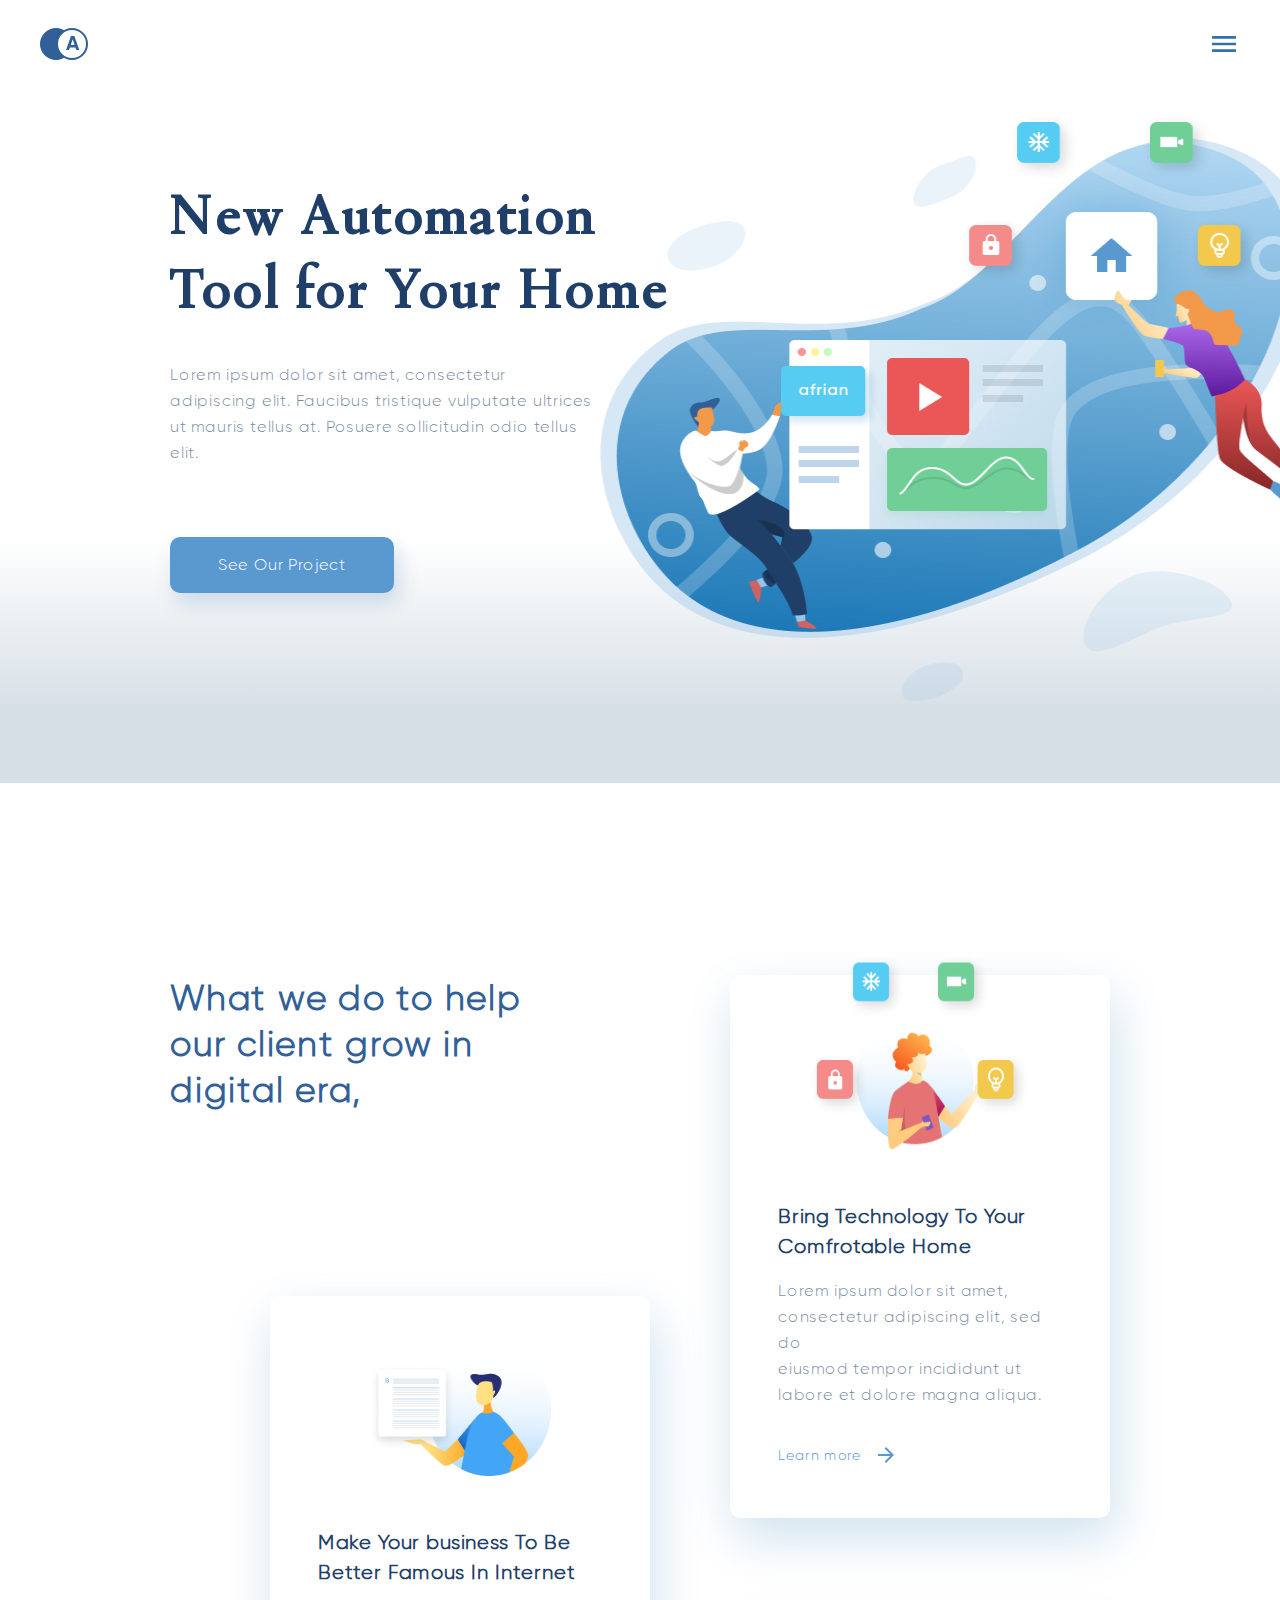
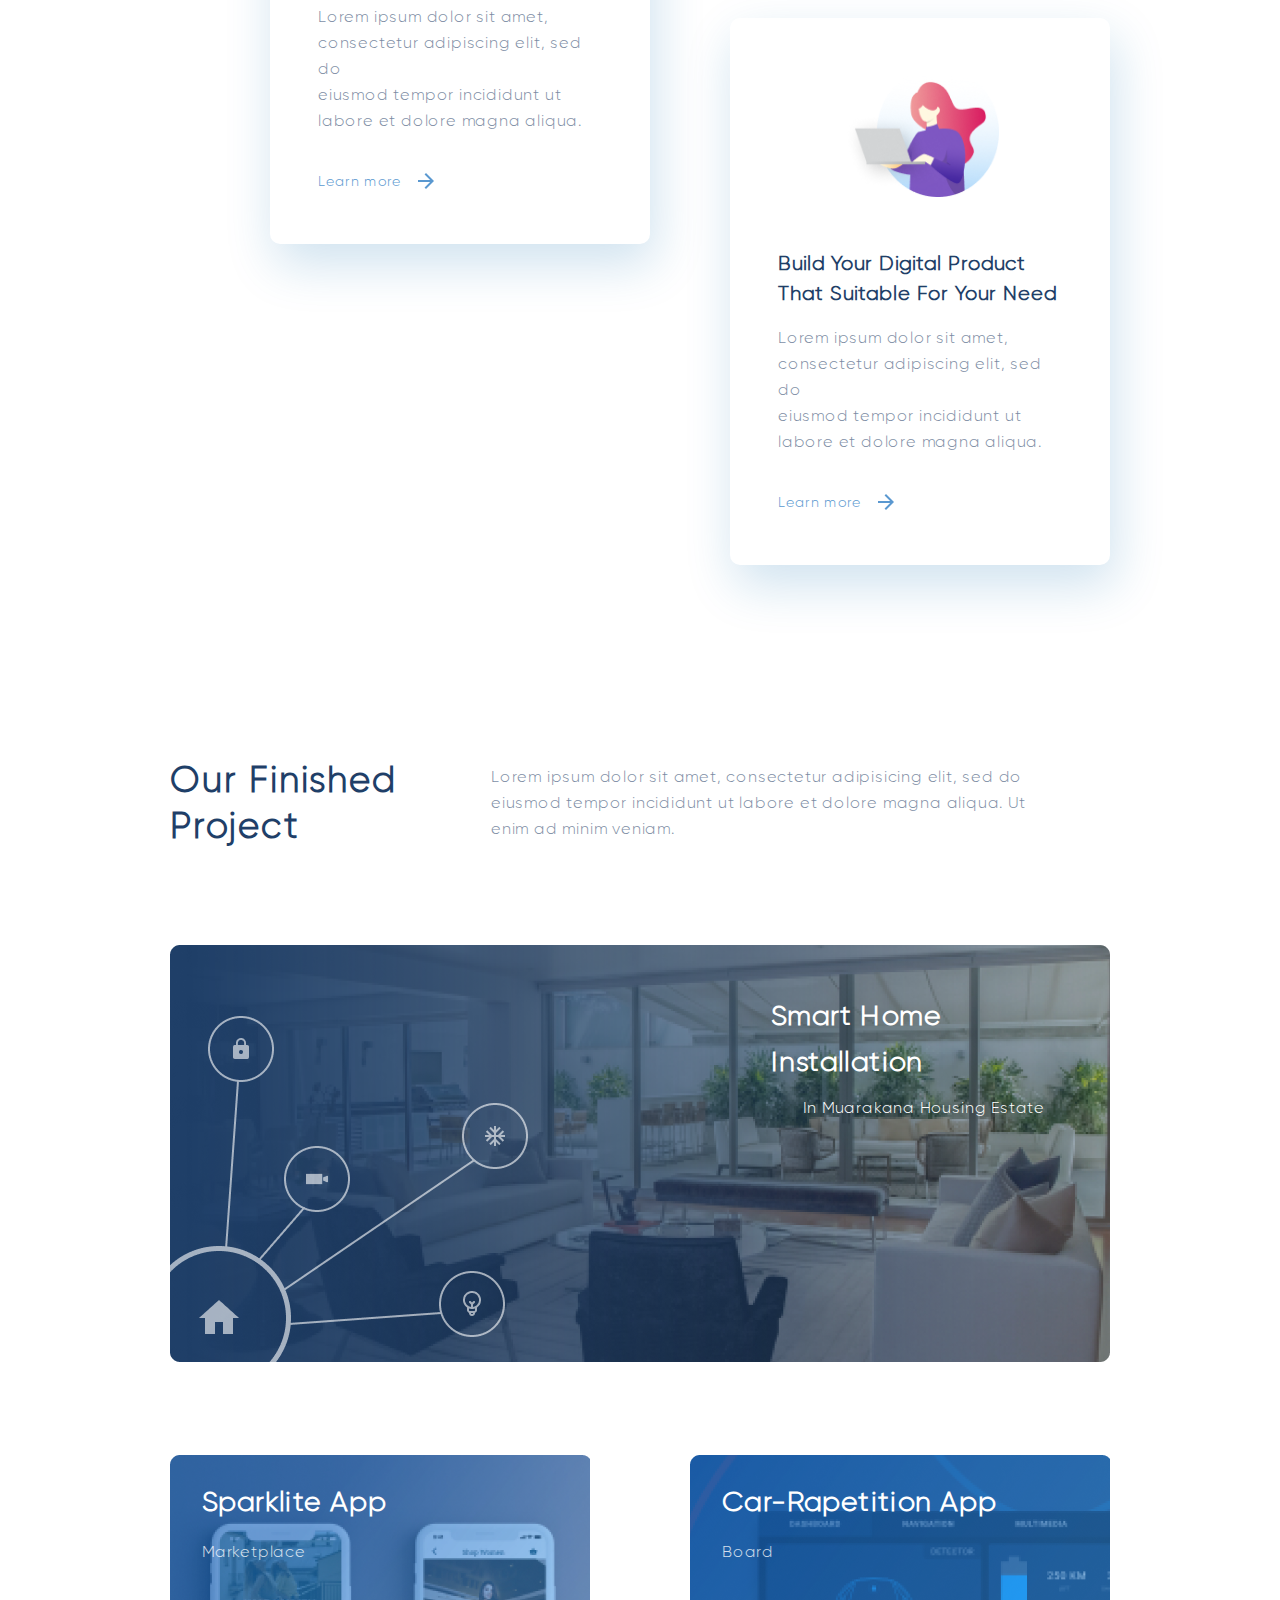
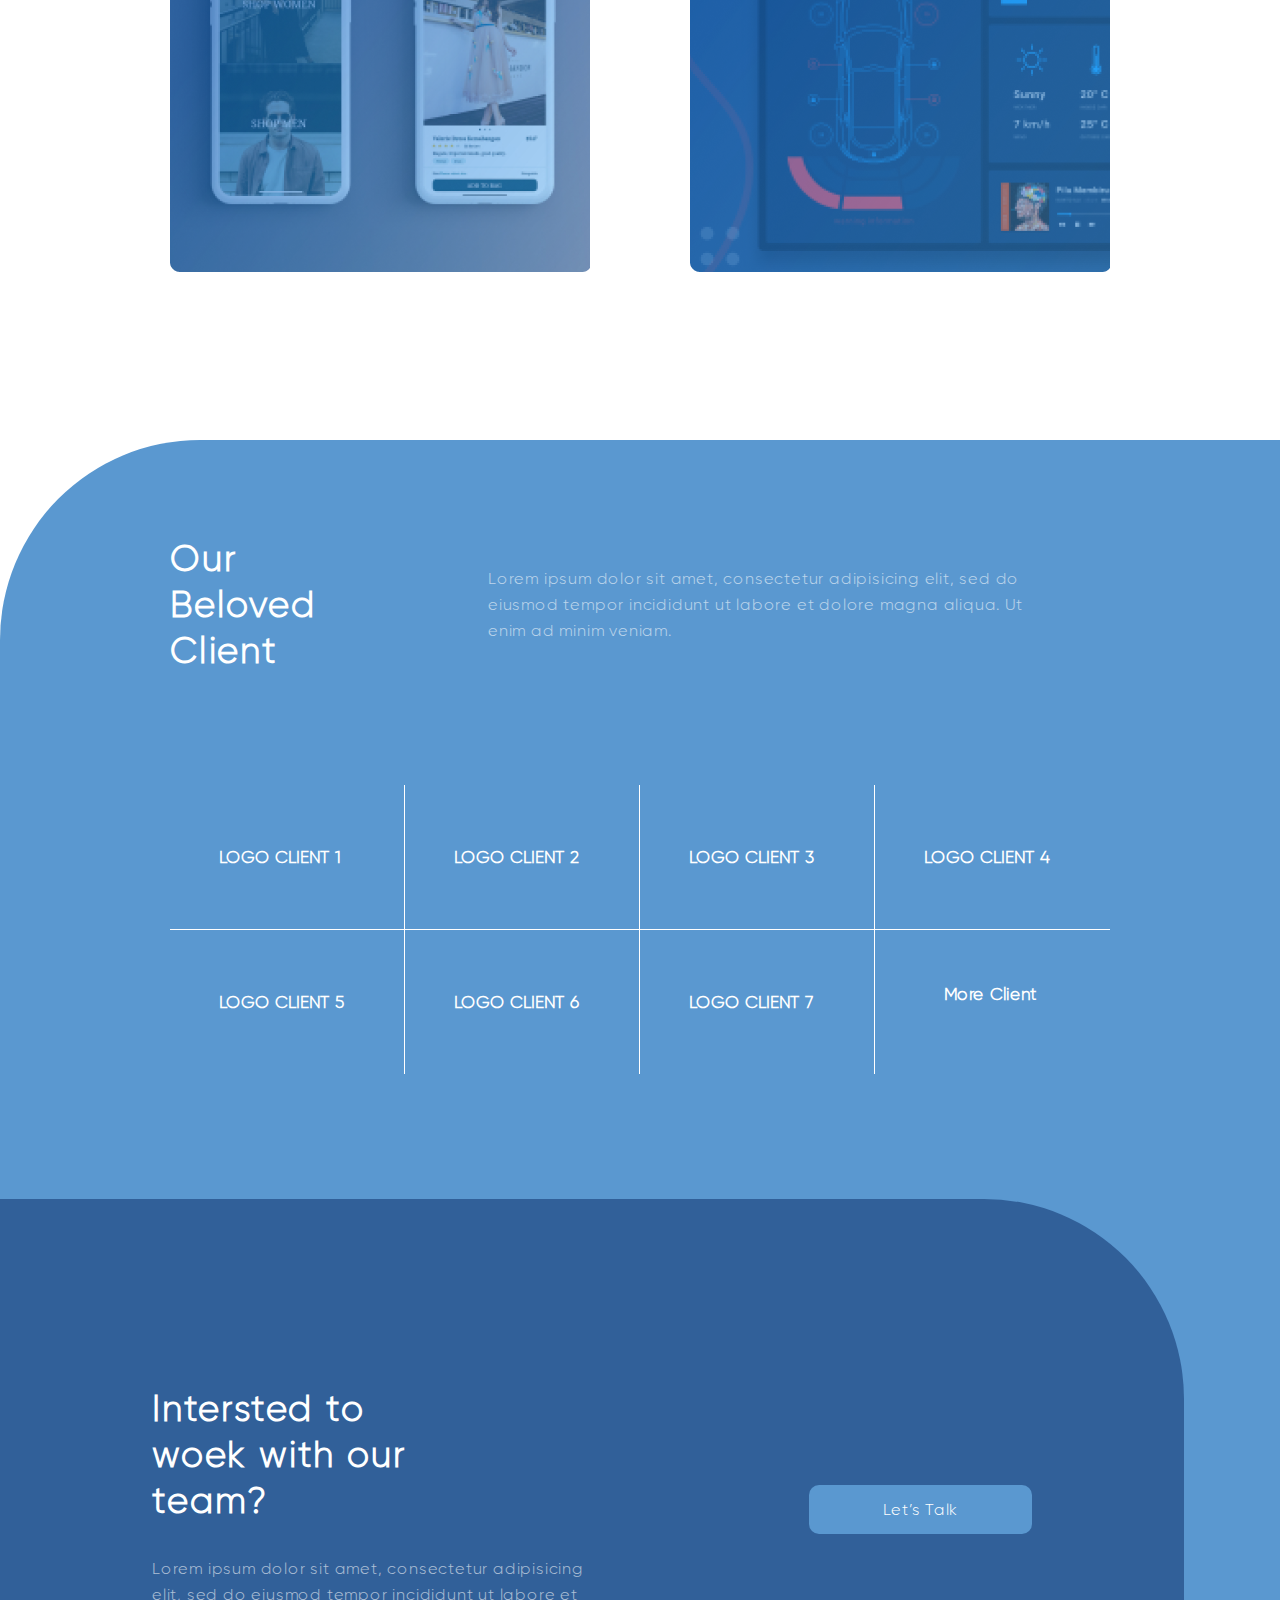
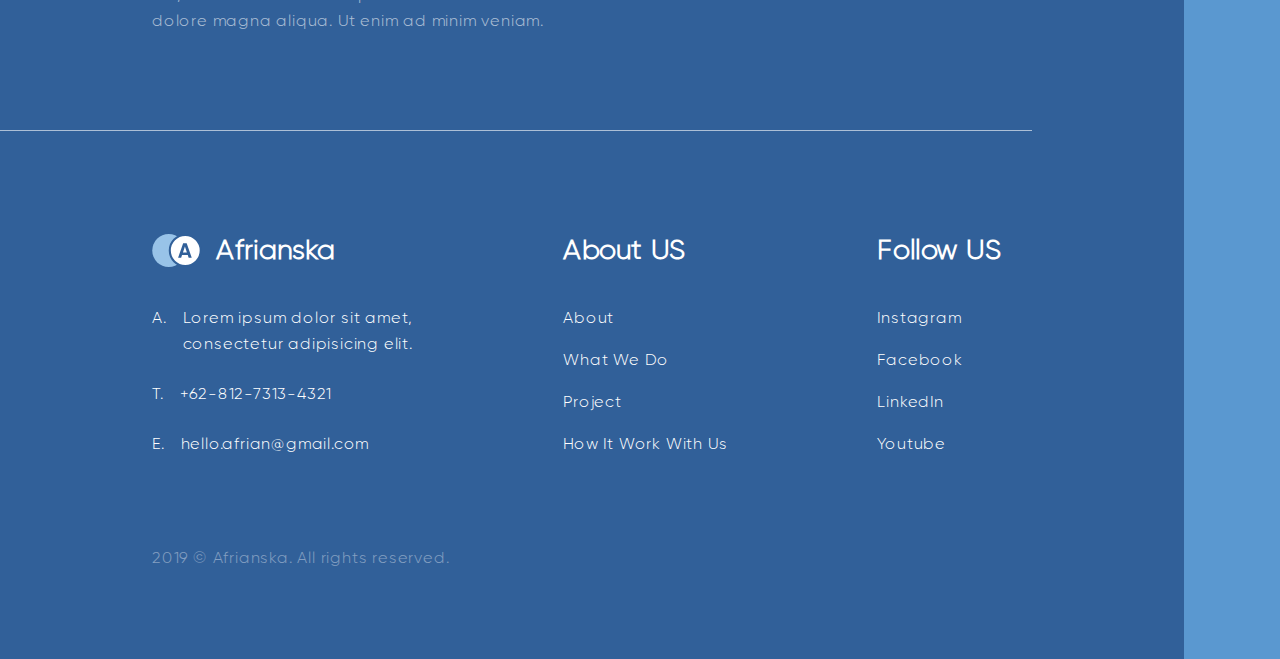
<file: index.html>
<!DOCTYPE html>
<html lang="en">

<head>
  <meta charset="UTF-8">
  <meta name="viewport" content="width=device-width, initial-scale=1.0">
  <link rel="stylesheet" href="./css/main.css">
  <title>Afrianska</title>
</head>

<body>
  <div class="section1">
    <nav class="container2">


      <div class="nav-left">
        <img src="./images/logo.svg" alt="">
      </div>

      <div class="nav-right">
        <img src="./images/ic_menu_48px.svg" alt="">
      </div>

    </nav>


    <div class="section">

      <div class="section-inner container">
        <h1>New Automation
          Tool for Your Home</h1>

        <p>Lorem ipsum dolor sit amet, consectetur adipiscing
          elit. Faucibus tristique vulputate ultrices ut mauris
          tellus at. Posuere sollicitudin odio tellus elit.</p>

        <a class="section-link" href="#">See Our Project</a>
        <img width="715" height="590" src="./images/illustration.png" alt="">
      </div>
    </div>
  </div>

  <div class="section2 container">

    <h2>What we do to help
      our client grow in
      digital era,</h2>

    <div class="section2-right">
      <div class="section2-item">

        <div class="section2-item-img">
          <img width="182" height="132" src="./images/1.png" alt="">
        </div>



        <div class="section2-item-text">
          <h3>Make Your business To Be<br>
            Better Famous In Internet</h3>

          <p>Lorem ipsum dolor sit amet,<br>
            consectetur adipiscing elit, sed do<br>
            eiusmod tempor incididunt ut<br>
            labore et dolore magna aliqua. </p>

          <a href="#" class="learn">Learn more</a>
        </div>

      </div>
    </div>


    <div class="section2-left">
      <div class="section2-item">

        <div class="section2-item-img">
          <img id="img3" width="224" height="197" src="./images/3.png" alt="">
        </div>



        <div class="section2-item-text">
          <h3>Bring Technology To Your<br>
            Comfrotable Home</h3>

          <p>Lorem ipsum dolor sit amet,<br>
            consectetur adipiscing elit, sed do<br>
            eiusmod tempor incididunt ut<br>
            labore et dolore magna aliqua. </p>

          <a href="#" class="learn">Learn more</a>

        </div>
      </div>

      <div class="section2-item">

        <div class="section2-item-img">
          <img width="158" height="131" src="./images/220.png" alt="">
        </div>


        <div class="section2-item-text">

          <h3>Build Your Digital Product<br>
            That Suitable For Your Need</h3>

          <p>Lorem ipsum dolor sit amet,<br>
            consectetur adipiscing elit, sed do<br>
            eiusmod tempor incididunt ut<br>
            labore et dolore magna aliqua. </p>

          <a href="#" class="learn">Learn more</a>

        </div>
      </div>

    </div>



  </div>

  <div class="section3 container">

      <div class="section3-top">
        <h3>Our Finished
          Project</h3>
        <p>Lorem ipsum dolor sit amet, consectetur adipisicing elit, sed do
          eiusmod tempor incididunt ut labore et dolore magna aliqua. Ut
          enim ad minim veniam.</p>
      </div>

      <div class="section3-middle">
        <div class="section3-middle-text">
          <h3>Smart Home Installation</h3>
          <p>In Muarakana Housing Estate</p>
        </div>
        <img src="./images/Mask.png" alt="">

      </div>

      <div class="section3-bottom">

          <div class="section3-bottom-left">
            <h3 class="section3-title">Sparklite App</h3>
            <p class="section3-text">Marketplace</p>
          </div>

          <div class="section3-bottom-right">
            <h3 class="section3-title">Car-Rapetition App</h3>
            <p class="section3-text">Board</p>
          </div>
          <!-- <img src="./images/Mask Group1.png" alt="">
          <img src="./images/Mask Group.png" alt=""> -->
        </div>

  </div>

    <div class="section4">

      <div class="section4-inner container">
        <div class="inner-top">
          <h3>Our Beloved
            Client</h3>
          <p>Lorem ipsum dolor sit amet, consectetur adipisicing elit, sed do
            eiusmod tempor incididunt ut labore et dolore magna aliqua. Ut
            enim ad minim veniam.</p>
        </div>

        <div class="inner-bottom">
          <div class="inner-bottom-item top">
            <h4>LOGO CLIENT 1</h4>
          </div>

          <div class="inner-bottom-item top">
            <h4>LOGO CLIENT 2</h4>
          </div>

          <div class="inner-bottom-item top">
            <h4>LOGO CLIENT 3</h4>
          </div>

          <div class="inner-bottom-item middle ">
            <h4>LOGO CLIENT 4</h4>
          </div>

          <div class="inner-bottom-item bottom">
            <h4>LOGO CLIENT 5</h4>
          </div>

          <div class="inner-bottom-item bottom">
            <h4>LOGO CLIENT 6</h4>
          </div>

          <div class="inner-bottom-item bottom">
            <h4>LOGO CLIENT 7</h4>
          </div>

          <div class="inner-bottom-item end">
            <h4>More Client</h4>
          </div>

      </div>
    </div>
    <div class="section5">

      <div class="section51 container3">
        <div class="section5-inner">
          <div class="section5-inner-left">
            <h3>Intersted to woek
              with our team?</h3>
            <p>Lorem ipsum dolor sit amet, consectetur adipisicing elit,
              sed do eiusmod tempor incididunt ut labore et dolore
              magna aliqua. Ut enim ad minim veniam.</p>
          </div>

          <div class="section5-inner-right">
            <a href="#">Let’s Talk</a>
          </div>
        </div>

        <footer>

          <div class="footer-inner">
            <div class="footer-left">
              <h3 class="afrian">Afrianska</h3>
              <div class="text">

                <p>Lorem ipsum dolor sit amet,<br>
                  consectetur adipisicing elit.</p>
              </div>
              <a class="phone" href="tel:+62-812-7313-4321">+62-812-7313-4321</a>
              <a class="mail" href="mailto:hello.afrian@gmail.com" target="blanc">hello.afrian@gmail.com</a>
            </div>

            <div class="footer-middle">
              <h3>About US</h3>
              <ul>
                <li><a href="#">About</a></li>
                <li><a href="#">What We Do</a></li>
                <li><a href="#">Project</a></li>
                <li><a href="#">How It Work With Us</a></li>
              </ul>
            </div>

            <div class="footer-right">

              <h3>Follow US</h3>
              <ul>
                <li><a href="#">Instagram</a></li>
                <li><a href="#">Facebook</a></li>
                <li><a href="#">LinkedIn</a></li>
                <li><a href="#">Youtube</a></li>
              </ul>
            </div>

          </div>
          <div class="footer-end">

            <p>2019 © Afrianska. All rights reserved.</p>
          </div>

        </footer>

      </div>
    </div>
</body>

</html>
</file>
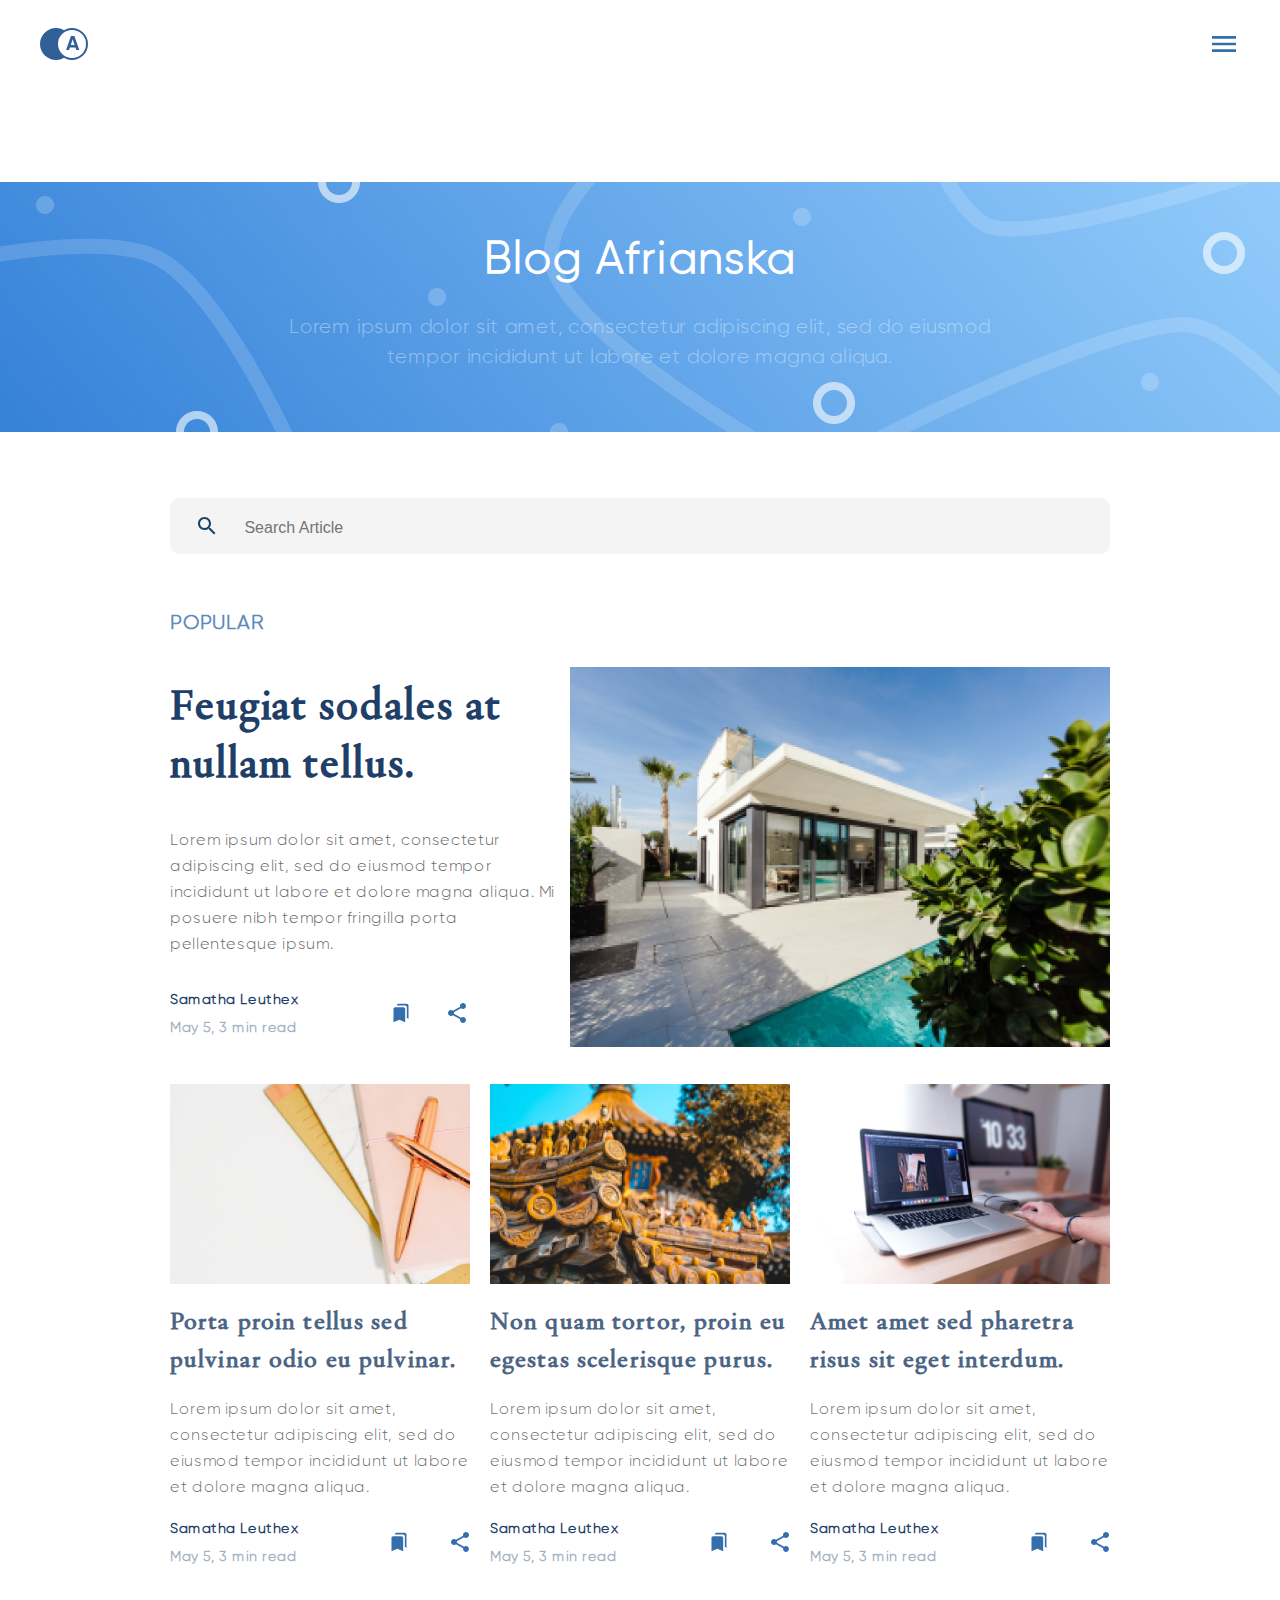
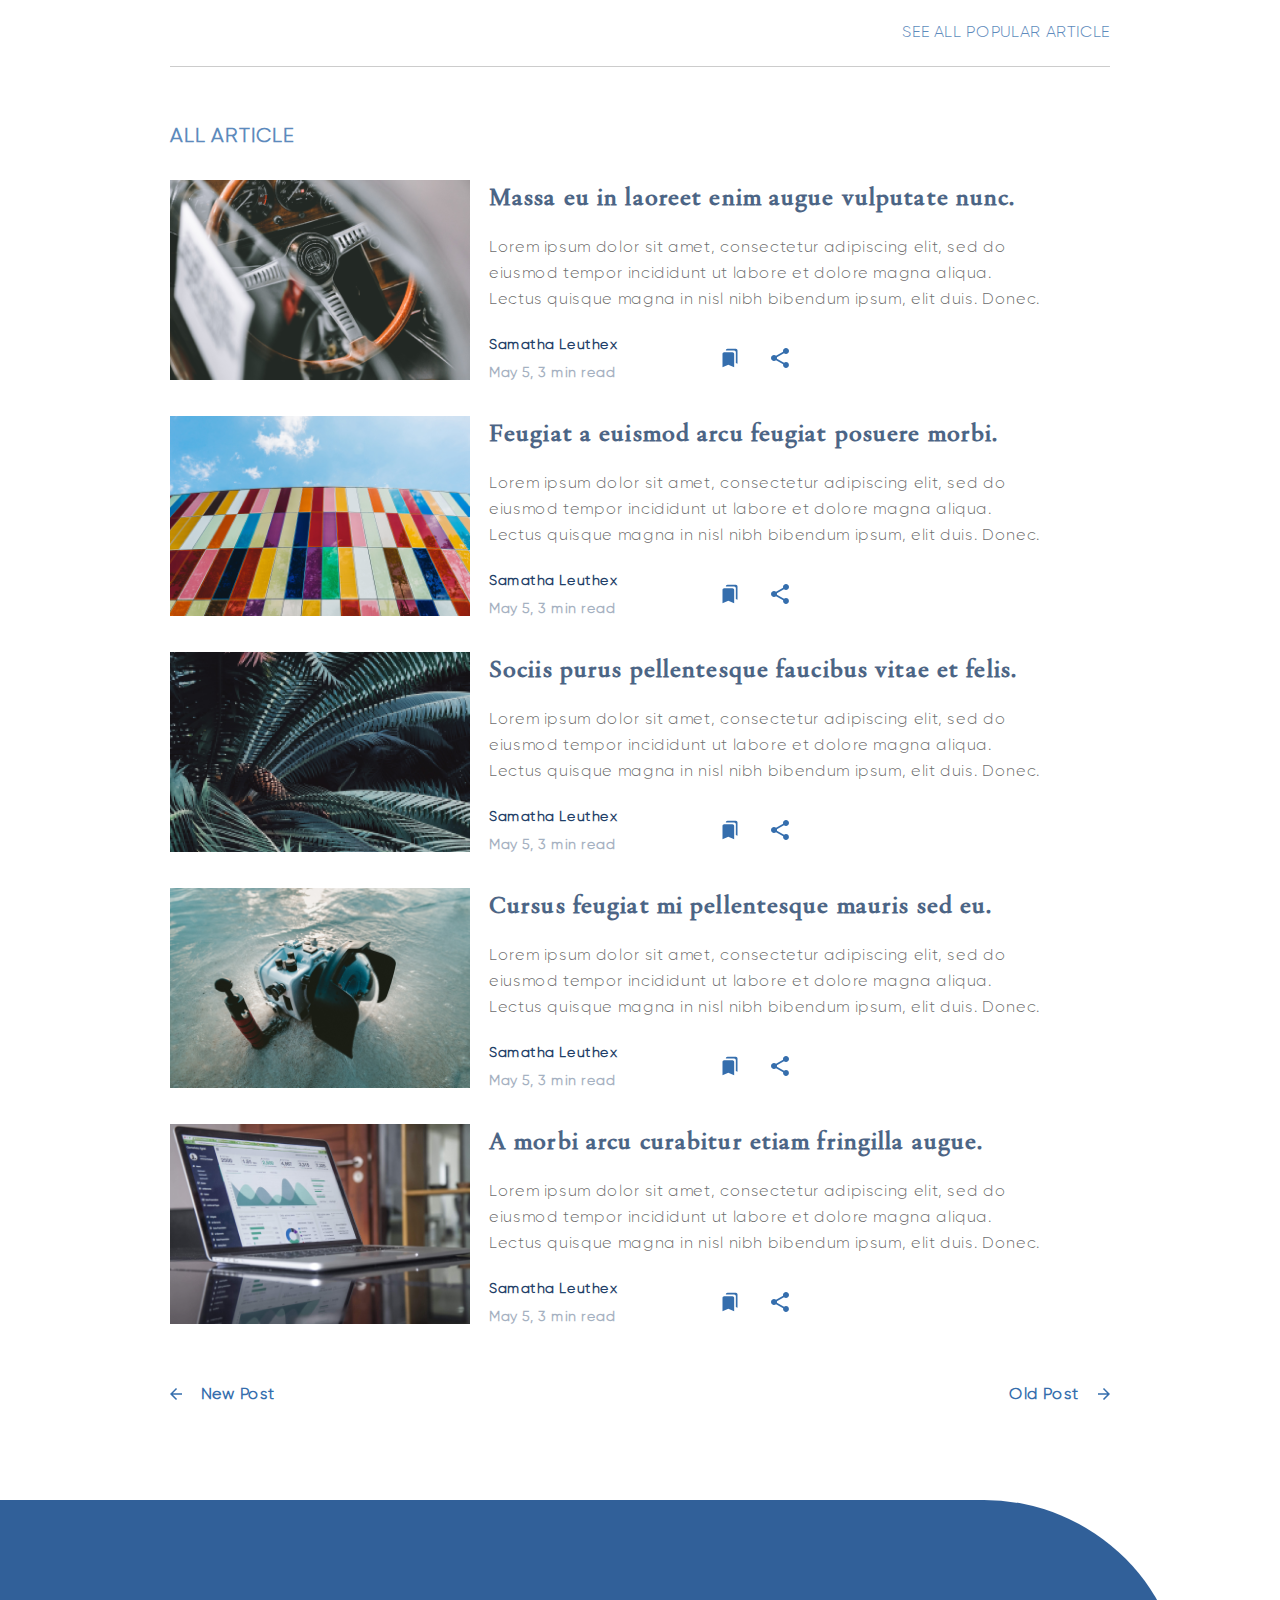
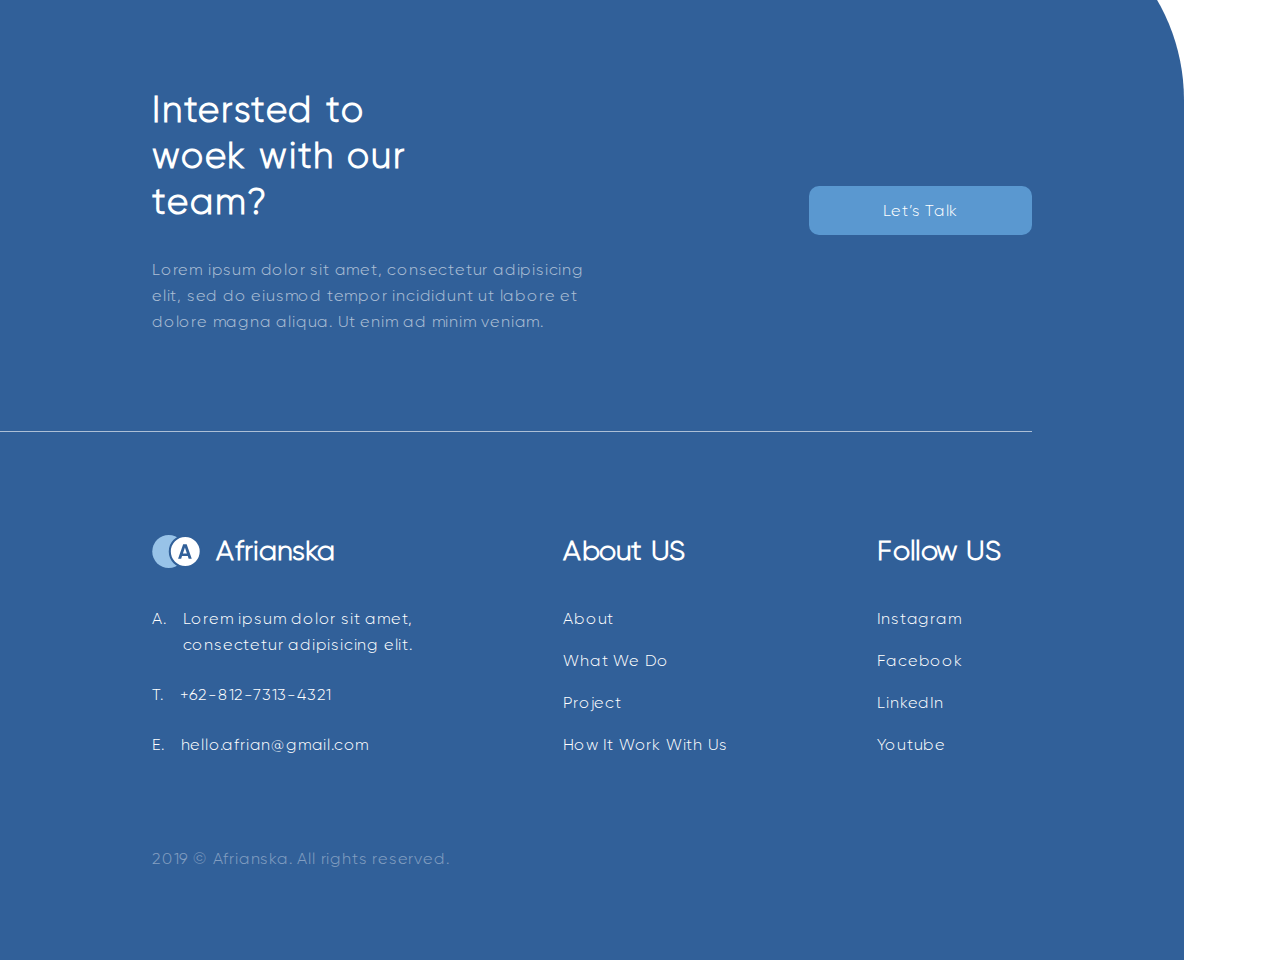
<file: index2.html>
<!DOCTYPE html>
<html lang="en">

<head>
  <meta charset="UTF-8">
  <meta name="viewport" content="width=device-width, initial-scale=1.0">
  <title>Afrianska 2</title>
  <link rel="stylesheet" href="./css/main.css">
</head>

<body>
  <nav class="container2">


    <di class="nav-left">
      <img src="./images/logo.svg" alt="">
    </di>

    <div class="nav-right">
      <img src="./images/ic_menu_48px.svg" alt="">
    </div>

  </nav>


  <div class="section-2-1">


    <div class="section2-1 container">
      <h1>Blog Afrianska</h1>
      <p>Lorem ipsum dolor sit amet, consectetur adipiscing elit, sed do eiusmod<br>
        tempor incididunt ut labore et dolore magna aliqua. </p>
    </div>
  </div>
  <div class="container">

    <div class="search">
      <input type="search" placeholder=" Search Article">
    </div>

    <div class="section2-2">
      <h3>POPULAR</h3>
      <div class="section2-2-top">

        <div class="section2-2-top-left">
          <h2>Feugiat sodales at nullam tellus.</h2>
          <p>Lorem ipsum dolor sit amet, consectetur<br>
            adipiscing elit, sed do eiusmod tempor<br>
            incididunt ut labore et dolore magna aliqua. Mi<br>
            posuere nibh tempor fringilla porta<br>
            pellentesque ipsum.</p>
          <div class="data">
            <h6>Samatha Leuthex</h6>
            <h5>May 5, 3 min read</h5>
          </div>
        </div>
        <div class="section2-2-top-right">
          <img src="./images2/Rectangle 5.png" alt="" width="540" height="380">
        </div>

      </div>
      <div class="section2-2-bottom">

        <div class="section2-2-bottom-left">

          <img src="./images2/1.png" alt="">
          <h3>Porta proin tellus sed<br>
            pulvinar odio eu pulvinar.</h3>
          <p>Lorem ipsum dolor sit amet,<br>
            consectetur adipiscing elit, sed do<br>
            eiusmod tempor incididunt ut labore<br>
            et dolore magna aliqua. </p>
          <div class="data">
            <h6>Samatha Leuthex</h6>
            <h5>May 5, 3 min read</h5>
          </div>

        </div>

        <div class="section2-2-bottom-left">
          <img src="./images2/2.png" alt="">
          <h3>Non quam tortor, proin eu<br>
            egestas scelerisque purus.</h3>
          <p>Lorem ipsum dolor sit amet,<br>
            consectetur adipiscing elit, sed do<br>
            eiusmod tempor incididunt ut labore<br>
            et dolore magna aliqua. </p>
          <div class="data">
            <h6>Samatha Leuthex</h6>
            <h5>May 5, 3 min read</h5>
          </div>

        </div>
        <div class="section2-2-bottom-left">
          <img src="./images2/3.png" alt="">
          <h3>Amet amet sed pharetra<br>
            risus sit eget interdum.</h3>
          <p>Lorem ipsum dolor sit amet,<br>
            consectetur adipiscing elit, sed do<br>
            eiusmod tempor incididunt ut labore<br>
            et dolore magna aliqua. </p>
          <div class="data">
            <h6>Samatha Leuthex</h6>
            <h5>May 5, 3 min read</h5>
          </div>

        </div>
      </div>
      <p class=text-end>See All Popular Article</p>
    </div>



    <div class="section2-3">
      <h3>ALL ARTICLE</h3>
      <div class="section2-3-item">

        <div class="section2-3-item-left">
          <img src="./images2/4.png" alt="">
        </div>

        <div class="section2-3-item-right">
          <h3>Massa eu in laoreet enim augue vulputate nunc.</h3>
          <p>Lorem ipsum dolor sit amet, consectetur adipiscing elit, sed do<br>
            eiusmod tempor incididunt ut labore et dolore magna aliqua.<br>
            Lectus quisque magna in nisl nibh bibendum ipsum, elit duis. Donec.</p>
          <div class="data">
            <h6>Samatha Leuthex</h6>
            <h5>May 5, 3 min read</h5>
          </div>
        </div>

      </div>

      <div class="section2-3-item">

        <div class="section2-3-item-left">
          <img src="./images2/5.png" alt="">
        </div>

        <div class="section2-3-item-right">
          <h3>Feugiat a euismod arcu feugiat posuere morbi.</h3>
          <p>Lorem ipsum dolor sit amet, consectetur adipiscing elit, sed do<br>
            eiusmod tempor incididunt ut labore et dolore magna aliqua.<br>
            Lectus quisque magna in nisl nibh bibendum ipsum, elit duis. Donec.</p>
          <div class="data">
            <h6>Samatha Leuthex</h6>
            <h5>May 5, 3 min read</h5>
          </div>
        </div>

      </div>

      <div class="section2-3-item">

        <div class="section2-3-item-left">
          <img src="./images2/6.png" alt="">
        </div>

        <div class="section2-3-item-right">
          <h3>Sociis purus pellentesque faucibus vitae et felis.</h3>
          <p>Lorem ipsum dolor sit amet, consectetur adipiscing elit, sed do<br>
            eiusmod tempor incididunt ut labore et dolore magna aliqua.<br>
            Lectus quisque magna in nisl nibh bibendum ipsum, elit duis. Donec.</p>
          <div class="data">
            <h6>Samatha Leuthex</h6>
            <h5>May 5, 3 min read</h5>
          </div>
        </div>

      </div>

      <div class="section2-3-item">

        <div class="section2-3-item-left">
          <img src="./images2/7.png" alt="">
        </div>

        <div class="section2-3-item-right">
          <h3>Cursus feugiat mi pellentesque mauris sed eu.</h3>
          <p>Lorem ipsum dolor sit amet, consectetur adipiscing elit, sed do<br>
            eiusmod tempor incididunt ut labore et dolore magna aliqua.<br>
            Lectus quisque magna in nisl nibh bibendum ipsum, elit duis. Donec.</p>
          <div class="data">
            <h6>Samatha Leuthex</h6>
            <h5>May 5, 3 min read</h5>
          </div>
        </div>

      </div>

      <div class="section2-3-item end">

        <div class="section2-3-item-left">
          <img src="./images2/8.png" alt="">
        </div>

        <div class="section2-3-item-right">
          <h3>A morbi arcu curabitur etiam fringilla augue.</h3>
          <p>Lorem ipsum dolor sit amet, consectetur adipiscing elit, sed do<br>
            eiusmod tempor incididunt ut labore et dolore magna aliqua.<br>
            Lectus quisque magna in nisl nibh bibendum ipsum, elit duis. Donec.</p>
          <div class="data">
            <h6>Samatha Leuthex</h6>
            <h5>May 5, 3 min read</h5>
          </div>
        </div>
      </div>

      <div class="section2-3-bottom">
        <div class="section2-3-bottom-left">
          <h4>New Post</h4>
        </div>

        <div class="section2-3-bottom-right">
          <h4>Old Post</h4>
        </div>

      </div>

    </div>

  </div>

    <div class="section5">

      <div class="section51 container3">
        <div class="section5-inner">
          <div class="section5-inner-left">
            <h3>Intersted to woek
              with our team?</h3>
            <p>Lorem ipsum dolor sit amet, consectetur adipisicing elit,
              sed do eiusmod tempor incididunt ut labore et dolore
              magna aliqua. Ut enim ad minim veniam.</p>
          </div>

          <div class="section5-inner-right">
            <a href="#">Let’s Talk</a>
          </div>
        </div>

        <footer>

          <div class="footer-inner">
            <div class="footer-left">
              <h3 class="afrian">Afrianska</h3>
              <div class="text">

                <p>Lorem ipsum dolor sit amet,<br>
                  consectetur adipisicing elit.</p>
              </div>
              <a class="phone" href="tel:+62-812-7313-4321">+62-812-7313-4321</a>
              <a class="mail" href="mailto:hello.afrian@gmail.com" target="blanc">hello.afrian@gmail.com</a>
            </div>

            <div class="footer-middle">
              <h3>About US</h3>
              <ul>
                <li><a href="#">About</a></li>
                <li><a href="#">What We Do</a></li>
                <li><a href="#">Project</a></li>
                <li><a href="#">How It Work With Us</a></li>
              </ul>
            </div>

            <div class="footer-right">

              <h3>Follow US</h3>
              <ul>
                <li><a href="#">Instagram</a></li>
                <li><a href="#">Facebook</a></li>
                <li><a href="#">LinkedIn</a></li>
                <li><a href="#">Youtube</a></li>
              </ul>
            </div>

          </div>
          <div class="footer-end">

            <p>2019 © Afrianska. All rights reserved.</p>
          </div>

        </footer>

      </div>
    </div>


</body>

</html>
</file>
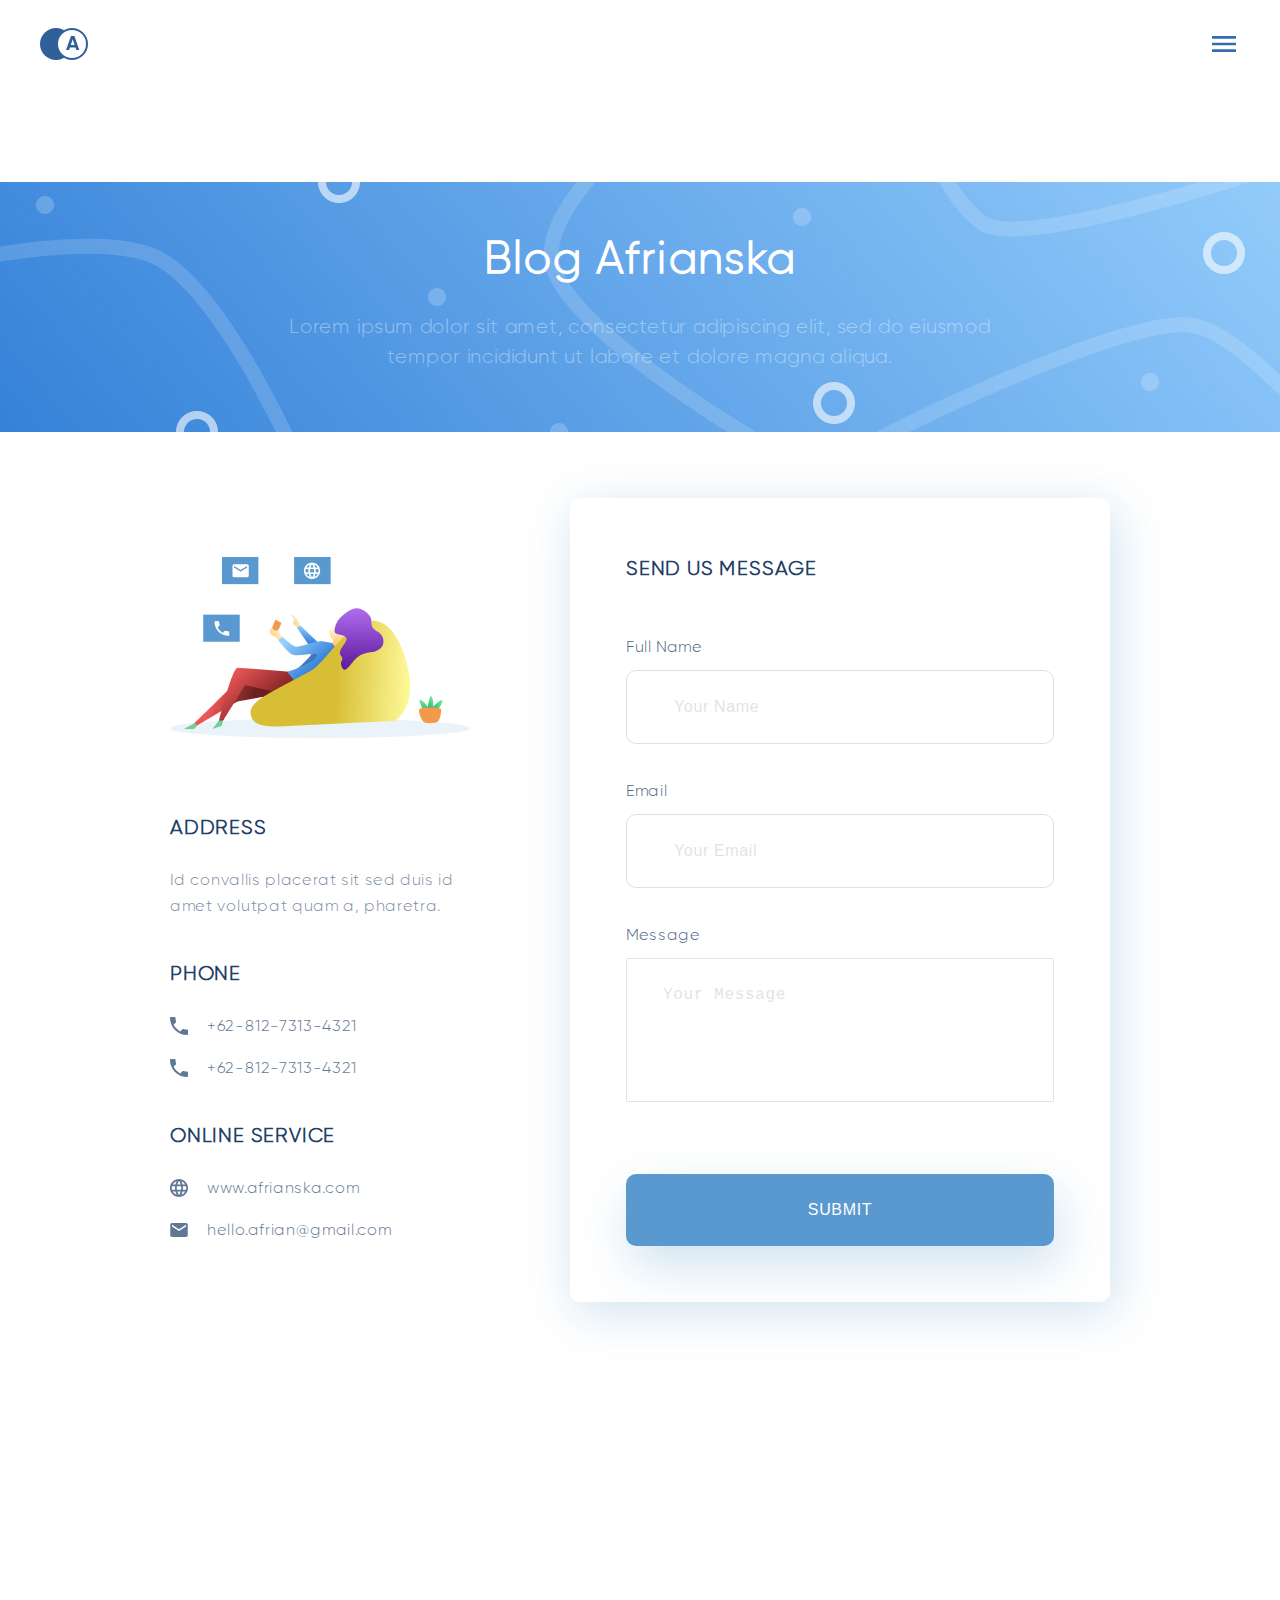
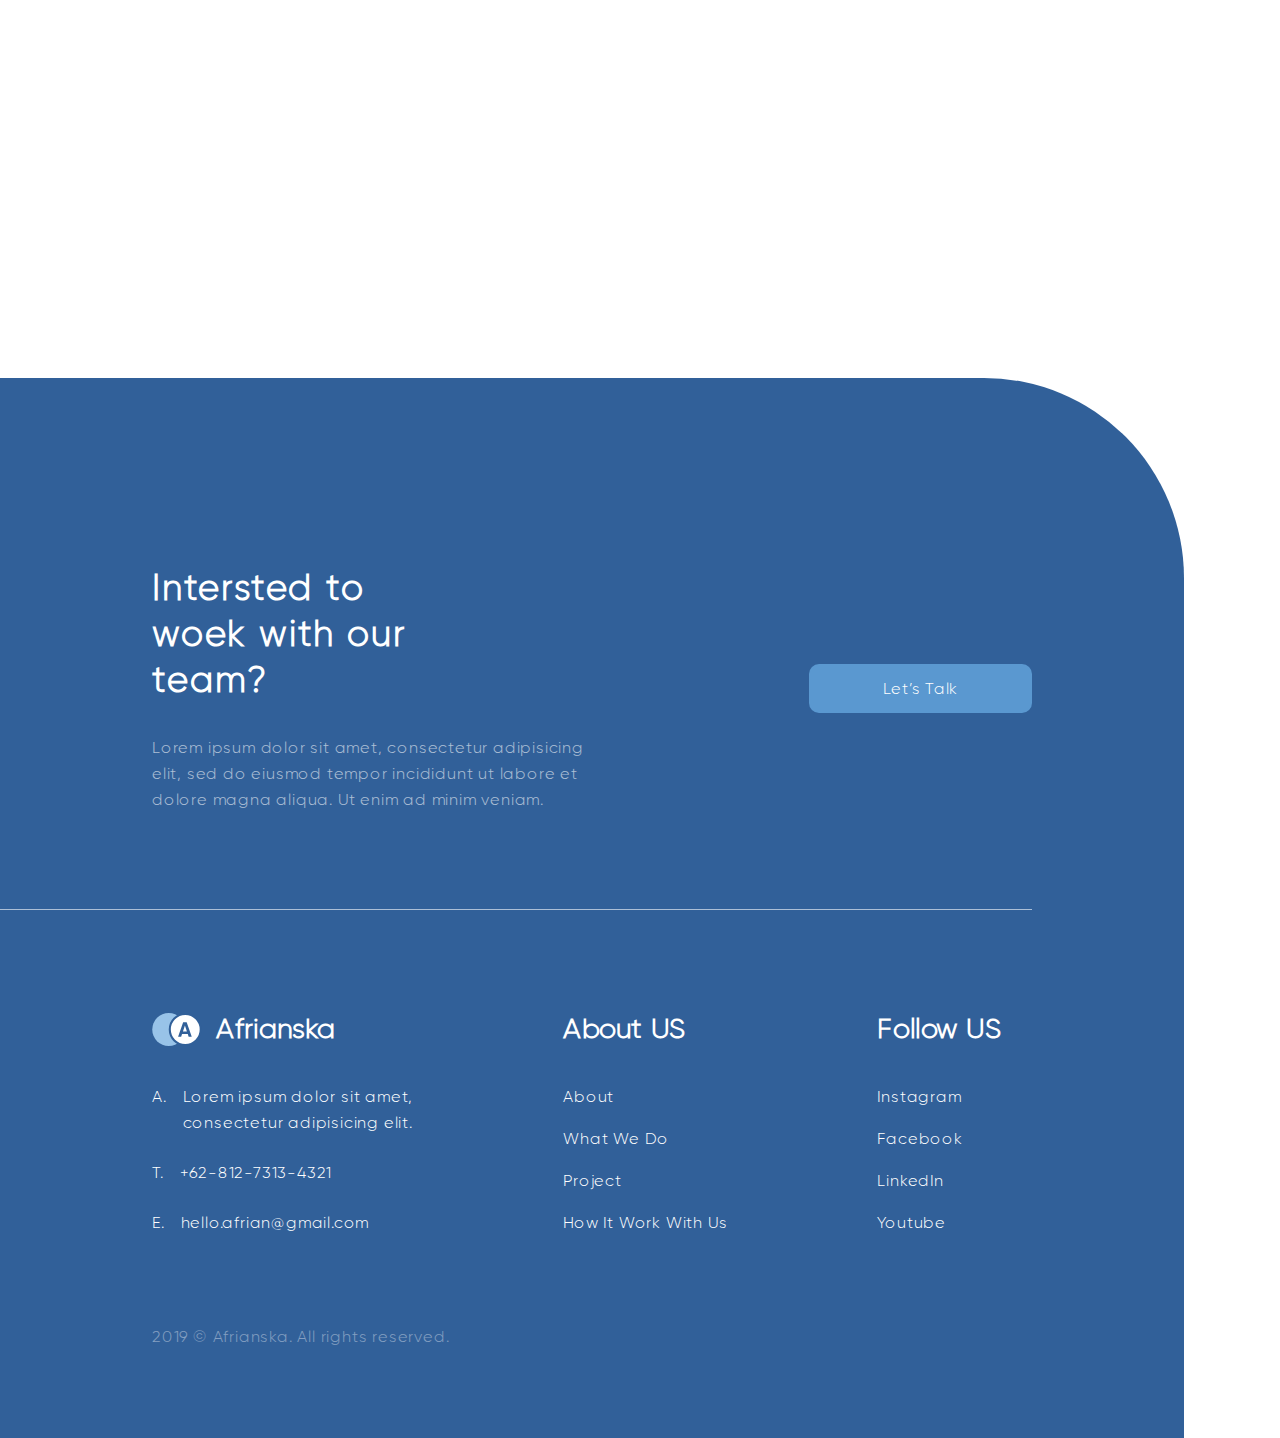
<file: index3.html>
<!DOCTYPE html>
<html lang="en">
<head>
  <meta charset="UTF-8">
  <meta name="viewport" content="width=device-width, initial-scale=1.0">
  <title>Afrianska 3</title>
  <link rel="stylesheet" href="./css/main.css">
</head>
<body>
  <nav class="container2">


    <di class="nav-left">
      <img src="./images/logo.svg" alt="">
    </di>

    <div class="nav-right">
      <img src="./images/ic_menu_48px.svg" alt="">
    </div>

  </nav>


  <div class="section-2-1">


    <div class="section2-1 container">
      <h1>Blog Afrianska</h1>
      <p>Lorem ipsum dolor sit amet, consectetur adipiscing elit, sed do eiusmod<br>
        tempor incididunt ut labore et dolore magna aliqua. </p>
    </div>
  </div>

  <div class="wrapper container">
    <div class="wrapper-left">
      <img src="./images3/Group.png" alt="">

      <div class="address">
        <h1>ADDRESS</h1>
        <p>Id convallis placerat sit sed duis id<br>
           amet volutpat quam a, pharetra.</p>
      </div>

      <div class="phone">
        <h1>PHONE</h1>
        <a  class="tel" href="tel:+62-812-7313-4321">+62-812-7313-4321</a>
        <a href="tel:+62-812-7313-4321">+62-812-7313-4321</a>
      </div>

      <div class="service">
        <h1>ONLINE SERVICE</h1>
        <a class="web" href="#">www.afrianska.com</a>
        <a class="mail" href="mailto">hello.afrian@gmail.com</a>
      </div>

    </div>
    <div class="wrapper-right">
      <h1>SEND US MESSAGE</h1>
      <form action="">
        <label for="name">Full Name</label>
        <input type="text" name="name" placeholder="Your Name" id="name" >

        <label for="email">Email</label>
        <input type="text" name="email" placeholder="Your Email" id="email">

        <label for="message">Message</label>
        <textarea aria-selected="false" name="message" id="message"  cols="30" rows="10" placeholder="Your Message"></textarea>

        <button type="submit">SUBMIT</button>
      </form>
    </div>
  </div>

  <div class="map container">
    <iframe src="https://www.google.com/maps/embed?pb=!1m18!1m12!1m3!1d2996.2541198530903!2d69.24301991496313!3d41.32508720781877!2m3!1f0!2f0!3f0!3m2!1i1024!2i768!4f13.1!3m3!1m2!1s0x38ae8bfaedfe3e1d%3A0x23ac4a5a705b84ab!2sNajot%20ta&#39;lim%20(Bootcamp)!5e0!3m2!1sru!2s!4v1605991921027!5m2!1sru!2s" width="940" height="480" frameborder="0" style="border:0;" allowfullscreen="" aria-hidden="false" tabindex="0"></iframe>  </div>


  <div class="section5">

    <div class="section51 container3">
      <div class="section5-inner">
        <div class="section5-inner-left">
          <h3>Intersted to woek
            with our team?</h3>
          <p>Lorem ipsum dolor sit amet, consectetur adipisicing elit,
            sed do eiusmod tempor incididunt ut labore et dolore
            magna aliqua. Ut enim ad minim veniam.</p>
        </div>

        <div class="section5-inner-right">
          <a href="#">Let’s Talk</a>
        </div>
      </div>

      <footer>

        <div class="footer-inner">
          <div class="footer-left">
            <h3 class="afrian">Afrianska</h3>
            <div class="text">

              <p>Lorem ipsum dolor sit amet,<br>
                consectetur adipisicing elit.</p>
            </div>
            <a class="phone" href="tel:+62-812-7313-4321">+62-812-7313-4321</a>
            <a class="mail" href="mailto:hello.afrian@gmail.com" target="blanc">hello.afrian@gmail.com</a>
          </div>

          <div class="footer-middle">
            <h3>About US</h3>
            <ul>
              <li><a href="#">About</a></li>
              <li><a href="#">What We Do</a></li>
              <li><a href="#">Project</a></li>
              <li><a href="#">How It Work With Us</a></li>
            </ul>
          </div>

          <div class="footer-right">

            <h3>Follow US</h3>
            <ul>
              <li><a href="#">Instagram</a></li>
              <li><a href="#">Facebook</a></li>
              <li><a href="#">LinkedIn</a></li>
              <li><a href="#">Youtube</a></li>
            </ul>
          </div>

        </div>
        <div class="footer-end">

          <p>2019 © Afrianska. All rights reserved.</p>
        </div>

      </footer>

    </div>
  </div>

</body>
</html>
</file>
<file: css/main.css>
@font-face {
  font-family: 'Galien';
  src: url('../fonts/Galien-Regular.eot');
  src: url('../fonts/Galien-Regular.eot?#iefix') format('embedded-opentype'),
      url('../fonts/Galien-Regular.woff') format('woff'),
      url('../fonts/Galien-Regular.ttf') format('truetype');
  font-weight: normal;
  font-style: italic;
  font-display: swap;
}

@font-face {
  font-family: 'Gilroy';
  src: url('../fonts/Gilroy-Light.eot');
  src: url('../fonts/Gilroy-Light.eot?#iefix') format('embedded-opentype'),
      url('../fonts/Gilroy-Light.woff') format('woff'),
      url('../fonts/Gilroy-Light.ttf') format('truetype');
  font-weight: normal;
  font-style: normal;
  font-display: swap;
}

body{
  margin: 0;
  padding: 0;
  font-family: "Gilroy", "Galien";
}

h1, h2, h3, h4, h5, h6, p, a{
  margin: 0;
  padding: 0;
  text-decoration: none;
}

.container{
  width: 940px;
  margin-left: auto;
  margin-right: auto;
}
.container2{
  width: 1200px;
  margin-left: auto;
  margin-right: auto;
}

.container3{
  width: 880px;
  margin: 0 auto;
}

.section1{
  background: linear-gradient(0deg, #d6dfe6 8.84%, rgba(152, 195, 232, 0) 31.12% );
  
}

nav{
 padding-top: 20px;
  display: flex;
  justify-content: space-between;
  width: 100%;
  margin-bottom: 110px;
  align-items:center;
}

.nav-left, .nav-right{
  cursor: pointer;
}

.section-inner{
  position: relative;
}
.section-inner img{
  position: absolute;
  top: -70px;
  right:-200px

}

.section-inner h1{
  font-family: "Galien";
  font-size: 64px;
  line-height: 74px;
  letter-spacing: 0.04em;
  color: #1F3F68;
  width: 540px;
  margin-bottom: 32px;
  }

.section .section-inner p{
  font-size: 16px;
  line-height: 26px;
  letter-spacing: 0.05em;
  color: #1F3F68;
  opacity: 0.6;
  width: 425px;
  margin-bottom: 71px;
}

.section .section-inner .section-link{
  padding: 15px 48px;
  display: inline-block;
  background: #5A98D0;
  box-shadow: 5px 10px 20px rgba(53, 110, 173, 0.2);
  border-radius: 10px;
  margin-bottom: 190px;
  font-size: 16px;
  line-height: 26px;
  text-align: center;
  letter-spacing: 0.04em;
  color: #FFFFFF;
  }

  .section2{
    padding: 192px 0;
    display: flex;
    justify-content: space-between;
    align-items:center;
    position: relative;
  }

 .section2 h2{
  position: absolute;
  top:192px;
  left: 0;
  font-size: 35px;
  line-height: 46px;
  letter-spacing: 0.05em;
  color: #316099;
  width: 358px;
  }

  .section2 .section2-right{
    margin-left: 100px;
  }
 

.section2 .section2-left .section2-item:nth-child(1){
  margin-bottom: 100px;
}

  .section2-item{
    padding: 48px ;
    background: #FFFFFF;
    box-shadow: 5px 20px 50px rgba(16, 112, 177, 0.2);
    border-radius: 10px;
    width: 380px;
    box-sizing:border-box;
    display: flex;
    justify-content: center;
    flex-direction: column; 
  }

  .section2-item-text{
    margin-left: auto;
    margin-right: auto;
  }

.section2-item-img{
  margin-bottom: 52px;
  object-fit: contain;
  box-sizing:border-box;
  display: flex;
  justify-content: center;
  position: relative;
}

#img3{
  margin-top: -70px;
}

  .section2-item h3{
  font-size: 20px;
  line-height: 30px;
  letter-spacing: 0.05em;
  color: #1F3F68;
  margin-bottom: 16px;
  }

  .section2-item p{
  font-size: 16px;
  line-height: 26px;
  letter-spacing: 0.05em;
  color: #1F3F68;
  opacity: 0.6;
  margin-bottom: 32px;
  }

  .section2-item .learn{
    font-size: 14px;
    line-height: 30px;
    letter-spacing: 0.05em;
    color: #5A98D0;
    position: relative;

  }
  .section2-item .learn::after{
    position: absolute;
    content:"";
    background-image: url("../images/Vector.png");
    background-repeat: no-repeat;
    padding: 8px;
    left: 100px;
    top:0;
    /* bottom: -10px; */
  }

.section3 .section3-top{
  display: flex;
  margin-bottom: 96px;
  align-items: center;
  }
.section3 .section3-top h3{
  font-size: 36px;
  line-height: 46px;
  letter-spacing: 0.05em;
  color: #1F3F68;
  width: 228px;
  box-sizing:border-box;
  margin-right: 93px;
  }
.section3 .section3-top p{
  font-size: 16px;
  line-height: 26px;
  letter-spacing: 0.05em;
  color: #1F3F68;
  opacity: 0.6;
  width: 540px;
  box-sizing:border-box;
  }

  .section3-middle{
    position: relative;
    margin-bottom: 89px;
  }

 
.section3 .section3-middle .section3-middle-text{
   width: 274px;
   position: absolute;
   top:48px;
   right: 65px;
   z-index: 1;
}
.section3 .section3-middle .section3-middle-text h3{
  font-size: 28px;
  line-height: 46px;
  letter-spacing: 0.05em;
  color: #FFFFFF;

}
.section3 .section3-middle .section3-middle-text p{
  font-size: 16px;
  line-height: 46px;
  letter-spacing: 0.05em;
  color: #FFFFFF;
  text-align: end;

}


.section3 .section3-bottom{
  display: flex;
  justify-content: space-between;
  margin-bottom: 120px;
}
.section3 .section3-bottom .section3-title{
  font-size: 28px;
  line-height: 46px;
  letter-spacing: 0.05em;
  color: #FFFFFF;
  margin-bottom: 4px;
}
.section3 .section3-bottom .section3-text{
  font-size: 16px;
  line-height: 46px;
  letter-spacing: 0.05em;
  color: #FFFFFF;
  opacity: 0.8;
}

.section3 .section3-bottom .section3-bottom-left{
padding: 24px 32px;

}

.section3 .section3-bottom .section3-bottom-right{
  padding: 24px 32px;
  margin-left: 100px;
}

.section3 .section3-bottom .section3-bottom-left{
  content:"";
  background-image: url("../images/Mask\ Group1.png");
  width: 422px;
  height: 417px;
  background-repeat: no-repeat;
  
}
.section3 .section3-bottom .section3-bottom-right{
  content:"";
  background-image: url("../images/Mask\ Group.png");
  width: 422px;
  height: 417px;
  background-repeat: no-repeat;
  
}

.section4{
  background: #5A98D0;
  border-radius: 200px 0px 0px 0px;
}

.section4 .section4-inner .inner-top{
  display: flex;
  align-items:center;
  padding-top: 96px;
  margin-bottom: 111px;
}

.section4 .section4-inner .inner-top h3{
  font-size: 36px;
  line-height: 46px;
  letter-spacing: 0.05em;
  color: #FFFFFF;
  width: 225px;
  margin-right: 93px;
}
.section4 .section4-inner .inner-top p{
  font-size: 16px;
  line-height: 26px;
  letter-spacing: 0.05em;
  color: #FFFFFF;
  opacity: 0.6;
  width:540px;
}

.section4 .section4-inner .inner-bottom{
  display: flex;
  flex-wrap: wrap;
}

.section4 .section4-inner .inner-bottom .inner-bottom-item{
  font-size: 17px;
  line-height: 46px;
  letter-spacing: 0.02em;
  color: #FFFFFF;
  padding: 49px;
  box-sizing:border-box;
  width: 235px;
}

.section4 .section4-inner .inner-bottom{
  margin-bottom: 125px;
}

.section4 .section4-inner .inner-bottom .inner-bottom-item.top{
 border-bottom:1px solid white ;
 border-right:1px solid white ;
}
.section4 .section4-inner .inner-bottom .inner-bottom-item.middle{
 border-bottom:1px solid white ;
}

.section4 .section4-inner .inner-bottom .inner-bottom-item.bottom{
  border-right:1px solid white ;
}

.section4 .section4-inner .inner-bottom .inner-bottom-item.end{
 padding: 41px 69px;
}

.section4 .section4-inner .inner-bottom .inner-bottom-item:hover{
  background: rgba(31, 63, 104, 0.1)
}

.section5{
  background: #316099;
  border-radius: 0px 200px 0px 0px;
  margin-right: 96px;
  /* padding-left: 60px; */
  padding-top: 91px;
}

.section5 .section5-inner{
  display: flex;
  justify-content: space-between;
  padding: 96px 0;
  align-items: center;
  border-bottom: 1px solid rgba(255, 255, 255, 0.6);
  margin-bottom: 96px;
  position: relative;
}

.section5 .section5-inner::before{
  content:"";
  position: absolute;
  margin: auto;
  left: -100%;
  bottom:-1px;
  width: 100%;
  height: 1px;
  background-color: rgba(255, 255, 255, 0.6);
}

.section5 .section5-inner h3{
  font-size: 36px;
  line-height: 46px;
  letter-spacing: 0.05em;
  color: #FFFFFF;
  width: 318px;
  margin-bottom: 32px;
}

.section5 .section5-inner p{
  font-size: 16px;
  line-height: 26px;
  letter-spacing: 0.05em;
  color: #FFFFFF;
  opacity: 0.6;
  width: 460px;
}

.section5 .section5-inner .section5-inner-right {
  /* margin-left: auto;
  margin-right: auto; */
}
.section5 .section5-inner .section5-inner-right a{
  font-size: 16px;
  line-height: 26px;
  text-align: center;
  letter-spacing: 0.04em;
  color: #FFFFFF;
  padding: 15px 74px;
  background: #5A98D0;
  border-radius: 10px;
}
footer a{
  font-size: 16px;
  line-height: 26px;
  letter-spacing: 0.05em;
  color: #FFFFFF;
  margin-bottom: 24px;
}

footer   p{
  font-size: 16px;
  line-height: 26px;
  letter-spacing: 0.05em;
  color: #FFFFFF;
  margin-bottom: 24px;
}

footer li{
  margin-bottom: 16px;

}
footer ul{
  padding: 0;
  list-style-type: none;

}

.footer-inner{
  display: flex;
  margin-bottom: 64px;
}
footer .footer-inner .footer-middle, .footer-right{
  margin-left: 150px;
}

.footer-inner h3{
  font-size: 28px;
  line-height: 46px;
  letter-spacing: 0.02em;
  color: #FFFFFF;
  margin-bottom: 32px;
  cursor: pointer;
}

footer .footer-inner .footer-left a{
  display: block;
}

footer .footer-inner .footer-left .afrian{
  position: relative;
  padding-left: 64px;

}
footer .footer-inner .footer-left .afrian::before{
  content:"";
  background-image: url("../images/footer-icon.svg");
  background-repeat: no-repeat;
  background-position: center;
  background-size: contain;
  position: absolute;
  margin: auto;
  left: 0;
  top:0;
  bottom:0;
  width: 50px;
  height: 50px;

}
footer .footer-inner .footer-left .text{
  display: flex;
}
footer .footer-inner .footer-left .text::before{
  content:"A.";
  font-size: 16px;
  line-height: 26px;
  letter-spacing: 0.05em;
  color: #FFFFFF;
  margin-right: 16px;
}
footer .footer-inner .footer-left .phone::before{
  content:"T.";
  font-size: 16px;
  line-height: 26px;
  letter-spacing: 0.05em;
  color: #FFFFFF;
  margin-right: 16px;
}
footer .footer-inner .footer-left .mail::before{
  content:"E.";
  font-size: 16px;
  line-height: 26px;
  letter-spacing: 0.05em;
  color: #FFFFFF;
  margin-right: 16px;
}

footer .footer-end{
  font-size: 16px;
  line-height: 26px;
  letter-spacing: 0.05em;
  color: #FFFFFF;
  opacity: 0.4;
  padding-bottom: 64px;
}



/* ****************** Afrianska 2************* */

.section-2-1{
  position: relative;
  margin-bottom: 86px;
}

.section2-1{
  text-align: center;
  /* margin-bottom: 106px; */
  padding: 40px;
}
.section2-1 h1{
  font-size: 44px;
  line-height: 74px;
  text-align: center;
  letter-spacing: 0.04em;
  color: #FFFFFF;
  margin-bottom: 16px;
}
.section2-1 p{
  font-size: 20px;
  line-height: 30px;
  text-align: center;
  letter-spacing: 0.04em;
  color: rgba(255, 255, 255, 0.4);
}
.section-2-1::before{
  content:"";
  background-image: url("../images2/Mask Group.png");
  background-repeat: no-repeat;
  position: absolute;
  background-position: center;
  background-size: cover;
  width: 100%;
  height: 250px;
  margin:auto;
  left: 0;
  right:0;
  z-index: -1;
}

input{
width: 100%;
}

.search{
  position: relative;
  height: 56px;
  margin-bottom: 56px;
}

.search::before{
  content:"";
  background-image: url("../images2/lupa.svg");
  background-repeat: no-repeat;
  background-position: center;
  position: absolute;
  width: 20px;
  height: 20px;
  margin: auto;
  top: 0;
  bottom: 0;
  left: 27px;

}

input[type=search]{
  padding: 20px 0 17px 70px;
  border: none;
  font-size: 16px;
  line-height: 19px;
  color: #1F3F68;
  /*   */
  outline: none;
  background: #F4F4F4;
  border-radius: 10px;
  box-sizing: border-box;
}


.section2-2{
  border-bottom: 1px solid rgba(0, 0, 0, 0.2);
  margin-bottom: 56px;
}
.section2-2 h3{
  font-size: 20px;
  line-height: 25px;
  letter-spacing: 0.04em;
  color: #356EAD;
  opacity: 0.8;
  margin-bottom:32px;
}
.section2-2 .text-end{
  font-size: 16px;
  line-height: 20px;
  text-align: right;
  letter-spacing: 0.04em;
  text-transform: uppercase;
  color: #356EAD;
  opacity: 0.8;
  margin-bottom: 24px;
}

.section2-2 .section2-2-top{
  display: flex;
  justify-content: space-between;
  align-items: center;
  margin-bottom: 33px;
}
.section2-2 .section2-2-top .section2-2-top-left h2{
  font-size: 48px;
  line-height: 58px;
  letter-spacing: 0.04em;
  color: #1F3F68;
  margin-bottom: 32px;
  font-family: "Galien";
}

.section2-2 .section2-2-top .section2-2-top-left p{
  font-size: 16px;
  line-height: 26px;
  letter-spacing: 0.04em;
  color: #000000;
  opacity: 0.6;
  margin-bottom: 30px;
}
.data {
  position: relative;
}
.data h6{
  font-size: 14px;
  line-height: 24px;
  letter-spacing: 0.04em;
  color: #1F3F68;
  margin-bottom: 4px;
}
.data h5{
  font-size: 14px;
  line-height: 24px;
  letter-spacing: 0.04em;
  color: #1F3F68;
  opacity: 0.4; 
}

.data::after{
  content: "";
  background-image: url("../images2/after1.svg");
  background-repeat: no-repeat;
  background-position: center;
  background-size: contain;
  position: absolute;
  width: 20px;
  height: 20px;
  margin: auto;
  right: 159px;
  top: 0;
  bottom: 0;
  cursor: pointer;
}
.data::before{
  content: "";
  background-image: url("../images2/after2.svg");
  background-repeat: no-repeat;
  background-position: center;
  background-size: contain;
  position: absolute;
  width: 20px;
  height: 20px;
  margin: auto;
  right: 103px;
  top: 0;
  bottom: 0;
  cursor: pointer;
}
.data::before{
  content: "";
  background-image: url("../images2/after2.svg");
  background-repeat: no-repeat;
  background-position: center;
  background-size: contain;
  position: absolute;
  width: 20px;
  height: 20px;
  margin: auto;
  right: 103px;
  top: 0;
  bottom: 0;
  cursor: pointer;
}
.section2-2-bottom .data::after{
  content: "";
  background-image: url("../images2/after1.svg");
  background-repeat: no-repeat;
  background-position: center;
  background-size: contain;
  position: absolute;
  width: 20px;
  height: 20px;
  margin: auto;
  right: 61px;
  top: 0;
  bottom: 0;
  cursor: pointer;
}
.section2-2-bottom .data{
  position: relative;
}
.section2-2-bottom .data::before{
  content: "";
  background-image: url("../images2/after2.svg");
  background-repeat: no-repeat;
  background-position: center;
  background-size: contain;
  position: absolute;
  width: 20px;
  height: 20px;
  margin: auto;
  right: 0px;
  top: 0;
  bottom: 0;
  cursor: pointer;
}

.section2-2-bottom{
  display: flex;
  justify-content: space-between;
}
.section2-2-bottom .section2-2-bottom-left img{
  margin-bottom: 16px;

}
.section2-2-bottom .section2-2-bottom-left h3{
  font-family: "Galien";
  font-size: 28px;
  line-height: 38px;
  letter-spacing: 0.04em;
  color: #1F3F68;
  margin-bottom: 16px;
}
.section2-2-bottom .section2-2-bottom-left p{
  font-family: "Gilroy";
  font-size: 16px;
  line-height: 26px;
  letter-spacing: 0.04em;
  color: rgba(0, 0, 0, 0.6);
  margin-bottom: 16px;
}
.section2-2-bottom .section2-2-bottom-left .data{
  margin-bottom: 54px;
}

.section2-3{
  margin-bottom: 96px;
}

.section2-3 h3{
  margin-bottom: 32px;
  font-size: 20px;
  line-height: 25px;
  letter-spacing: 0.04em;
  color: #356EAD;
  opacity: 0.8;
}

.section2-3 .section2-3-item{
  display: flex;
  margin-bottom: 32px;
}

.section2-3 .section2-3-item.end{
  margin-bottom: 56px;
}

.section2-3 .section2-3-item .section2-3-item-left{
  margin-right: 19px;
}

.section2-3 .section2-3-item .section2-3-item-left img{
  width: 300px;
  height: 200px;
}

.section2-3 .section2-3-item .section2-3-item-right h3{
  font-family: "Galien";
  font-size: 28px;
  line-height: 38px;
  letter-spacing: 0.04em;
  color: #1F3F68;
  margin-bottom: 16px;
}

.section2-3 .section2-3-item .section2-3-item-right p{
  
  font-size: 16px;
  line-height: 26px;
  letter-spacing: 0.04em;
  color: rgba(0, 0, 0, 0.6);
  margin-bottom: 20px;
}

.section2-3 .section2-3-item .section2-3-item-right .data{
  position: relative;
  
}

.section2-3 .section2-3-item .section2-3-item-right .data::before{
  content: "";
  background-image: url("../images2/after2.svg");
  background-repeat: no-repeat;
  background-position: center;
  background-size: contain;
  position: absolute;
  width: 20px;
  height: 20px;
  margin: auto;
  left: 135px;
  top: 0;
  bottom: 0;
  cursor: pointer;
}

.section2-3 .section2-3-item .section2-3-item-right .data::after{
  content: "";
  background-image: url("../images2/after1.svg");
  background-repeat: no-repeat;
  background-position: center;
  background-size: contain;
  position: absolute;
  width: 20px;
  height: 20px;
  margin: auto;
  left:90px;
  top: 0;
  bottom: 0;
  cursor: pointer;
}

.section2-3-bottom{
  display: flex;
  justify-content: space-between;
  font-size: 16px;
  line-height: 20px;
  letter-spacing: 0.04em;
  color: #356EAD;
}

.section2-3-bottom-left{
  position: relative;
  padding-left: 31px;
}

.section2-3-bottom-left::before{
  content:"";
  background-image: url("../images2/left.svg");
  background-repeat: no-repeat;
  background-position: center;
  background-size: contain;
  position: absolute;
  width: 12px;
  height: 12px;
  left: 0;
  top: 0;
  bottom: 0;
  margin: auto;
  cursor: pointer;
}

.section2-3-bottom-right{
  padding-right: 31px;
  position: relative;
}

.section2-3-bottom-right::before{
  content:"";
  background-image: url("../images2/right`.svg");
  background-repeat: no-repeat;
  background-position: center;
  background-size: contain;
  position: absolute;
  width: 12px;
  height: 12px;
  right: 0;
  top: 0;
  bottom: 0;
  margin: auto;
  cursor: pointer;
}


/* ************** Afrianska 3 ************** */

.wrapper{
  display: flex;
  justify-content: space-between;
  align-items:center;
  margin-bottom: 96px;
}

.wrapper-left img{
  margin-bottom: 71px;
}

.wrapper-left .address{
  margin-bottom: 40px;
}

.wrapper-left .address p{
  font-size: 16px;
  line-height: 26px;
  letter-spacing: 0.04em;
  color: #1F3F68;
  opacity: 0.6;
}

.wrapper .phone{
  margin-bottom: 40px;
}

.wrapper .wrapper-left h1{
  margin-bottom: 24px;
  font-size: 20px;
  line-height: 30px;
  letter-spacing: 0.04em;
  color: #1F3F68;
}

.wrapper .phone a{
  opacity: 0.7;
  display: block;
  font-size: 16px;
  line-height: 26px;
  letter-spacing: 0.04em;
  color: #1F3F68;
  padding-left: 37px;
  position: relative;
}

.wrapper .phone .tel{
  margin-bottom: 16px;
}


.wrapper .phone a::before{
  content: "";
  background-image: url("../images3/Vector.svg");
  position: absolute;
  background-repeat: no-repeat;
  background-size: contain;
  background-position: center;
  width: 18px;
  height: 18px;
  margin: auto;
  left:0;
  top:0;
  bottom: 0;
  
}

.wrapper .wrapper-left .service a{
  opacity: 0.7;
  display: block;
  font-size: 16px;
  line-height: 26px;
  letter-spacing: 0.04em;
  color: #1F3F68;
  padding-left: 37px;
}
.wrapper .wrapper-left .service .web{
  margin-bottom: 16px;
  position: relative;
}

.wrapper .wrapper-left .service .web::before{
  content: "";
  background-image: url("../images3/internet.svg");
  position: absolute;
  background-repeat: no-repeat;
  background-size: contain;
  background-position: center;
  width: 18px;
  height: 18px;
  margin: auto;
  left:0;
  top:0;
  bottom: 0;
}

.wrapper .wrapper-left .service .mail{
  position: relative;
}

.wrapper .wrapper-left .service .mail:before{
  content: "";
  background-image: url("../images3/sms.svg");
  position: absolute;
  background-repeat: no-repeat;
  background-size: contain;
  background-position: center;
  width: 18px;
  height: 18px;
  margin: auto;
  left:0;
  top:0;
  bottom: 0;
}

.wrapper-right{
  display: block;
  background: #FFFFFF;
  box-shadow: 5px 10px 50px rgba(16, 112, 177, 0.2);
  border-radius: 10px;
  overflow: hidden;
  padding: 56px;
}

.wrapper-right h1{
  font-size: 20px;
  line-height: 30px;
  letter-spacing: 0.04em;
  color: #1F3F68;
  margin-bottom: 48px;
}

.wrapper form{
  display: grid;
}

.wrapper-right label{
  font-size: 16px;
  line-height: 30px;
  letter-spacing: 0.04em;
  color: #1F3F68;
  opacity: 0.8;
}

.wrapper-right input[type=text]{
  padding: 21px 0 21px 47px;
  overflow: hidden;
  width: 428px;
  margin-bottom: 32px;
  border: 1px solid #356EAD;
  box-sizing: border-box;
  border-radius: 10px;
  outline: none;
  margin-top: 8px;
  font-size: 16px;
  line-height: 30px;
  letter-spacing: 0.04em;
  color: #1F3F68;
  opacity: 0.2;
}

textarea{
  width: 428px;
  height: 144px;
  box-sizing:border-box;
  margin-bottom: 72px;
  margin-top: 8px;
  font-size: 16px;
  line-height: 30px;
  letter-spacing: 0.04em;
  color: #1F3F68;
  opacity: 0.2;
  padding: 21px 0 0 36px;
  resize: none;
}

button{
  background: #5A98D0;
  box-shadow: 5px 20px 50px rgba(16, 112, 177, 0.2);
  border-radius: 10px;
  padding: 23px 0;
  font-size: 16px;
  line-height: 26px;
  text-align: center;
  letter-spacing: 0.04em;
  color: #FFFFFF;
  border:none;
  outline: none;
  cursor: pointer;
}

.map{
  margin-bottom: 96px;
}
</file>
